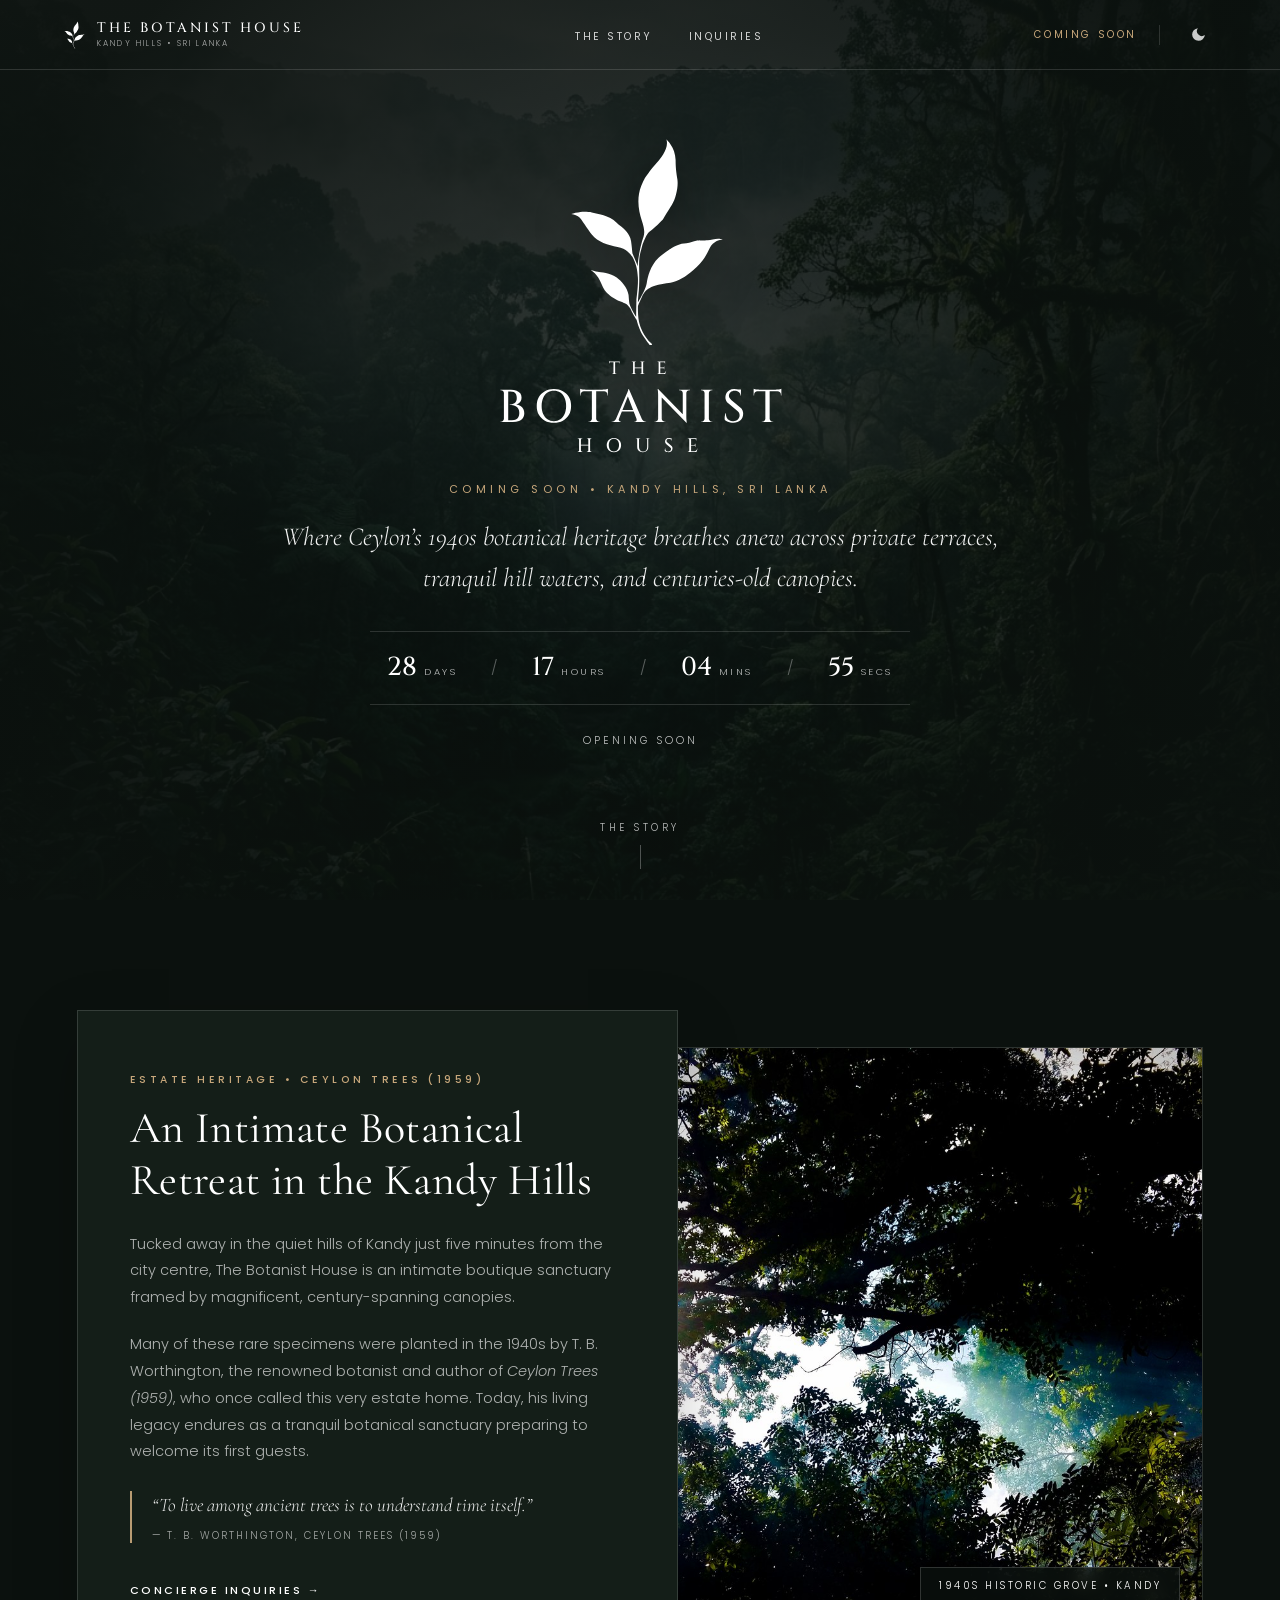
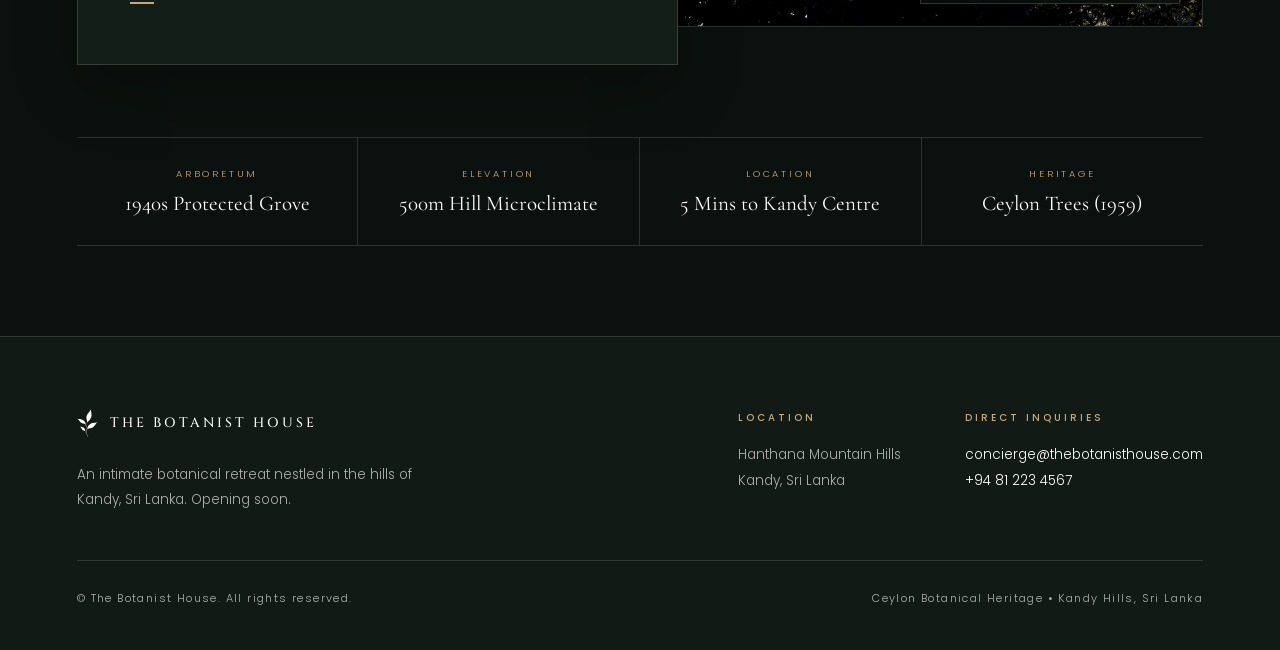
<file: index.html>
<!DOCTYPE html>
<html lang="en">
<head>
    <meta charset="UTF-8">
    <meta name="viewport" content="width=device-width, initial-scale=1.0">
    <title>The Botanist House — Coming Soon | Kandy, Sri Lanka</title>

    <!-- Favicon: Official Leaf Emblem Icon (Scalable SVG & High-Res PNG) -->
    <link rel="icon" type="image/svg+xml" href="assets/botanist/favicon.svg">
    <link rel="icon" type="image/png" sizes="32x32" href="assets/botanist/favicon-32x32.png">
    <link rel="icon" type="image/png" sizes="192x192" href="assets/botanist/favicon-192x192.png">
    <link rel="apple-touch-icon" href="assets/botanist/apple-touch-icon.png">

    <!-- Google Fonts: Cormorant Garamond & Poppins -->
    <link rel="preconnect" href="https://fonts.googleapis.com">
    <link rel="preconnect" href="https://fonts.gstatic.com" crossorigin>
    <link href="https://fonts.googleapis.com/css2?family=Cormorant+Garamond:ital,wght@0,300;0,400;0,500;0,600;1,300;1,400;1,500&family=Poppins:wght@200;300;400;500&display=swap" rel="stylesheet">

    <style>
        /* Official Brand Fonts */
        @font-face {
            font-family: 'Cinzel';
            src: url('assets/fonts/Cinzel-Medium.ttf') format('truetype');
            font-weight: 500;
            font-style: normal;
        }

        :root {
            /* Brand Palette */
            --botanist-green: #1e421b;
            --botanist-green-light: #285424;
            --accent-gold: #c7a77b;

            /* Dark Theme (Nocturne Canopy - Default) */
            --dark-bg: #0b110e;
            --dark-text: #ffffff;
            --dark-text-muted: rgba(255, 255, 255, 0.66);
            --dark-border: rgba(255, 255, 255, 0.14);
            --dark-surface: #121a15;
            --dark-card-bg: #141e18;

            /* Light Theme (Archival Parchment) */
            --light-bg: #f7f3eb;
            --light-text: #1b261d;
            --light-text-muted: rgba(27, 38, 29, 0.72);
            --light-border: rgba(30, 66, 27, 0.16);
            --light-surface: #ffffff;
            --light-card-bg: #ffffff;

            /* Dynamic Theme Tokens */
            --bg: var(--dark-bg);
            --text: var(--dark-text);
            --text-muted: var(--dark-text-muted);
            --border: var(--dark-border);
            --surface: var(--dark-surface);
            --card-bg: var(--dark-card-bg);

            /* Typography */
            --font-display: 'Cinzel', 'Cormorant Garamond', Georgia, serif;
            --font-serif: 'Cormorant Garamond', Georgia, serif;
            --font-sans: 'Poppins', -apple-system, BlinkMacSystemFont, sans-serif;

            --transition: all 0.4s cubic-bezier(0.16, 1, 0.3, 1);
        }

        body.theme-light {
            --bg: var(--light-bg);
            --text: var(--light-text);
            --text-muted: var(--light-text-muted);
            --border: var(--light-border);
            --surface: var(--light-surface);
            --card-bg: var(--light-card-bg);
        }

        * {
            box-sizing: border-box;
            margin: 0;
            padding: 0;
            -webkit-font-smoothing: antialiased;
        }

        html {
            scroll-behavior: smooth;
        }

        body {
            background-color: var(--bg);
            color: var(--text);
            font-family: var(--font-sans);
            font-weight: 300;
            line-height: 1.7;
            overflow-x: hidden;
            transition: background-color 0.5s ease, color 0.5s ease;
        }

        /* -------------------------------------------------------------
           EDITORIAL SIGNATURE: EXPANDING UNDERLINE LINK
        ------------------------------------------------------------- */
        .common-link {
            position: relative;
            width: fit-content;
            display: inline-flex;
            align-items: center;
            font-family: var(--font-sans);
            font-size: 11px;
            line-height: 14px;
            letter-spacing: 2.5px;
            text-transform: uppercase;
            font-weight: 500;
            color: inherit;
            text-decoration: none;
            padding-bottom: 7px;
            cursor: pointer;
            transition: var(--transition);
        }

        .common-link::after {
            content: "";
            position: absolute;
            background-color: var(--accent-gold);
            height: 1.5px;
            width: 24px;
            bottom: 0;
            left: 0;
            transition: width 0.4s ease-in-out;
        }

        body.theme-light .common-link::after {
            background-color: var(--botanist-green);
        }

        .common-link:hover {
            color: var(--accent-gold);
        }

        body.theme-light .common-link:hover {
            color: var(--botanist-green);
        }

        .common-link:hover::after {
            width: 100%;
        }

        /* -------------------------------------------------------------
           MINIMALIST CLEAR TRANSPARENT HEADER
        ------------------------------------------------------------- */
        header.site-header {
            position: fixed;
            top: 0;
            left: 0;
            width: 100%;
            height: 70px;
            display: flex;
            align-items: center;
            justify-content: space-between;
            padding: 0 5%;
            background: transparent;
            border-bottom: 1px solid rgba(255, 255, 255, 0.14);
            z-index: 100;
            transition: background-color 0.4s ease, border-color 0.4s ease, backdrop-filter 0.4s ease;
        }

        body.theme-light header.site-header {
            border-bottom-color: rgba(30, 66, 27, 0.14);
        }

        header.site-header.scrolled {
            background: rgba(11, 17, 14, 0.92);
            backdrop-filter: blur(14px);
            -webkit-backdrop-filter: blur(14px);
            border-bottom-color: rgba(255, 255, 255, 0.12);
        }

        body.theme-light header.site-header.scrolled {
            background: rgba(247, 243, 235, 0.94);
            border-bottom-color: rgba(30, 66, 27, 0.15);
        }

        .site-logo {
            display: inline-flex;
            align-items: center;
            gap: 12px;
            text-decoration: none;
            color: var(--text);
            transition: var(--transition);
        }

        .site-logo-icon {
            height: 28px;
            width: auto;
            display: block;
        }

        .site-logo-text {
            display: flex;
            flex-direction: column;
            line-height: 1.15;
        }

        .site-logo-title {
            font-family: var(--font-display);
            font-size: 13.5px;
            letter-spacing: 3px;
            text-transform: uppercase;
            font-weight: 500;
        }

        .site-logo-sub {
            font-size: 8px;
            letter-spacing: 2.2px;
            text-transform: uppercase;
            opacity: 0.65;
            margin-top: 2px;
        }

        .header-nav-links {
            display: flex;
            align-items: center;
            gap: 36px;
            list-style: none;
        }

        .header-nav-links a {
            font-size: 10.5px;
            letter-spacing: 2.5px;
            text-transform: uppercase;
            font-weight: 400;
            color: inherit;
            text-decoration: none;
            opacity: 0.8;
            transition: var(--transition);
        }

        .header-nav-links a:hover {
            opacity: 1;
            color: var(--accent-gold);
        }

        body.theme-light .header-nav-links a:hover {
            color: var(--botanist-green);
        }

        .header-right {
            display: flex;
            align-items: center;
            gap: 22px;
        }

        .header-opening-note {
            font-size: 10px;
            letter-spacing: 2.6px;
            text-transform: uppercase;
            color: var(--accent-gold);
            font-weight: 400;
        }

        body.theme-light .header-opening-note {
            color: var(--botanist-green);
        }

        .header-divider {
            width: 1px;
            height: 20px;
            background: var(--border);
        }

        .theme-btn {
            background: none;
            border: none;
            color: inherit;
            cursor: pointer;
            width: 34px;
            height: 34px;
            display: inline-flex;
            align-items: center;
            justify-content: center;
            opacity: 0.78;
            transition: var(--transition);
        }

        .theme-btn:hover {
            opacity: 1;
            color: var(--accent-gold);
        }

        body.theme-light .theme-btn:hover {
            color: var(--botanist-green);
        }

        .theme-btn svg {
            width: 17px;
            height: 17px;
            fill: currentColor;
        }

        /* -------------------------------------------------------------
           HERO VIEWPORT (Full-Bleed Serene Coming Soon)
        ------------------------------------------------------------- */
        .hero {
            position: relative;
            min-height: 100vh;
            min-height: 100dvh;
            display: flex;
            flex-direction: column;
            justify-content: space-between;
            align-items: center;
            padding: clamp(86px, 11vh, 115px) 6% clamp(24px, 3.5vh, 38px);
            text-align: center;
            overflow: hidden;
        }

        .hero-bg {
            position: absolute;
            inset: 0;
            background-image: url('assets/images/botanist/hero-forest-canopy.jpg');
            background-size: cover;
            background-position: center center;
            opacity: 0.44;
            z-index: 1;
            filter: contrast(104%) saturate(92%);
            animation: gentleBreath 28s infinite alternate ease-in-out;
        }

        body.theme-light .hero-bg {
            opacity: 0.22;
            mix-blend-mode: multiply;
        }

        @keyframes gentleBreath {
            0% { transform: scale(1.0); }
            100% { transform: scale(1.05); }
        }

        .hero-vignette {
            position: absolute;
            inset: 0;
            z-index: 2;
            pointer-events: none;
        }

        body.theme-dark .hero-vignette {
            background: radial-gradient(circle at center, rgba(11, 17, 14, 0.52) 0%, rgba(11, 17, 14, 0.94) 84%);
        }

        body.theme-light .hero-vignette {
            background: radial-gradient(circle at center, rgba(247, 243, 235, 0.62) 0%, rgba(247, 243, 235, 0.96) 84%);
        }

        .hero-spacer-top {
            height: 1px;
            width: 100%;
            visibility: hidden;
        }

        .hero-center {
            position: relative;
            z-index: 10;
            max-width: 820px;
            width: 100%;
            margin: auto 0;
            display: flex;
            flex-direction: column;
            align-items: center;
        }

        .hero-logo-box {
            width: clamp(210px, 23vw, 290px);
            margin-bottom: clamp(16px, 2.4vh, 26px);
        }

        .hero-logo-img {
            width: 100%;
            height: auto;
            display: block;
            filter: drop-shadow(0 8px 24px rgba(0, 0, 0, 0.32));
        }

        body.theme-light .hero-logo-img {
            filter: none;
        }

        .hero-eyebrow {
            font-size: 11px;
            letter-spacing: 4.5px;
            text-transform: uppercase;
            color: var(--accent-gold);
            font-weight: 400;
            margin-bottom: clamp(14px, 2vh, 20px);
        }

        body.theme-light .hero-eyebrow {
            color: var(--botanist-green);
        }

        .hero-lead-quote {
            font-family: var(--font-serif);
            font-size: clamp(20px, 2.3vw, 26px);
            font-style: italic;
            font-weight: 300;
            line-height: 1.58;
            max-width: 720px;
            margin-bottom: clamp(24px, 3.6vh, 36px);
            opacity: 0.94;
        }

        /* Hairline Countdown Strip */
        .countdown-strip {
            display: flex;
            align-items: center;
            justify-content: center;
            gap: clamp(16px, 3vw, 34px);
            padding: 14px 0;
            border-top: 1px solid var(--border);
            border-bottom: 1px solid var(--border);
            width: 100%;
            max-width: 540px;
            margin-bottom: clamp(22px, 3vh, 30px);
        }

        .countdown-item {
            display: flex;
            align-items: baseline;
            gap: 7px;
        }

        .countdown-val {
            font-family: var(--font-display);
            font-size: clamp(20px, 2.2vw, 26px);
            font-weight: 500;
            color: inherit;
        }

        body.theme-light .countdown-val {
            color: var(--botanist-green);
        }

        .countdown-name {
            font-size: 9.5px;
            letter-spacing: 2.5px;
            text-transform: uppercase;
            opacity: 0.7;
        }

        .countdown-divider {
            opacity: 0.32;
            font-size: 15px;
        }

        .hero-status-line {
            font-size: 10.5px;
            letter-spacing: 3px;
            text-transform: uppercase;
            opacity: 0.74;
        }

        /* Bottom Scroll Cue */
        .hero-footer {
            position: relative;
            z-index: 10;
            padding-top: clamp(18px, 3vh, 30px);
        }

        .hero-scroll-cue {
            display: inline-flex;
            flex-direction: column;
            align-items: center;
            gap: 9px;
            font-size: 10px;
            letter-spacing: 3.5px;
            text-transform: uppercase;
            opacity: 0.7;
            text-decoration: none;
            color: inherit;
            transition: opacity 0.3s ease, transform 0.3s ease;
        }

        .hero-scroll-cue:hover {
            opacity: 1;
            transform: translateY(3px);
        }

        .scroll-cue-indicator {
            width: 1px;
            height: 24px;
            background: currentColor;
            opacity: 0.4;
            position: relative;
            overflow: hidden;
        }

        .scroll-cue-indicator::after {
            content: '';
            position: absolute;
            top: 0;
            left: 0;
            width: 100%;
            height: 100%;
            background: currentColor;
            animation: scrollLineDrop 2.4s infinite ease-in-out;
        }

        @keyframes scrollLineDrop {
            0% { transform: translateY(-100%); }
            55%, 100% { transform: translateY(100%); }
        }

        /* -------------------------------------------------------------
           ESTATE HERITAGE SECTION (Asymmetric Editorial Card + Photo)
        ------------------------------------------------------------- */
        .estate-story {
            padding: 110px 6% 90px;
            position: relative;
            background-color: var(--bg);
        }

        .story-inner {
            max-width: 1220px;
            margin: 0 auto;
            display: grid;
            grid-template-columns: 1fr 1.12fr;
            align-items: center;
        }

        .story-card {
            background-color: var(--card-bg);
            border: 1px solid var(--border);
            padding: 60px 52px;
            z-index: 5;
            margin-right: -70px;
            box-shadow: 0 24px 60px rgba(0, 0, 0, 0.22);
        }

        body.theme-light .story-card {
            box-shadow: 0 24px 60px rgba(30, 66, 27, 0.08);
        }

        .section-eyebrow {
            font-size: 10.5px;
            letter-spacing: 3.5px;
            text-transform: uppercase;
            color: var(--accent-gold);
            font-weight: 500;
            margin-bottom: 14px;
            display: block;
        }

        body.theme-light .section-eyebrow {
            color: var(--botanist-green);
        }

        .section-title {
            font-family: var(--font-serif);
            font-size: clamp(30px, 3.6vw, 44px);
            font-weight: 400;
            line-height: 1.18;
            margin-bottom: 24px;
            letter-spacing: 0.4px;
        }

        .section-description {
            font-size: 14.5px;
            line-height: 1.85;
            color: var(--text-muted);
            margin-bottom: 20px;
        }

        .worthington-quote {
            border-left: 2px solid var(--accent-gold);
            padding-left: 20px;
            margin: 26px 0 32px;
            font-family: var(--font-serif);
            font-size: 19px;
            font-style: italic;
            line-height: 1.5;
            opacity: 0.92;
        }

        .worthington-quote cite {
            display: block;
            font-family: var(--font-sans);
            font-size: 10px;
            letter-spacing: 2px;
            text-transform: uppercase;
            margin-top: 8px;
            opacity: 0.65;
            font-style: normal;
        }

        .story-image-wrap {
            position: relative;
            width: 100%;
            height: 580px;
            overflow: hidden;
            border: 1px solid var(--border);
        }

        .story-image-wrap img {
            width: 100%;
            height: 100%;
            object-fit: cover;
            display: block;
            transition: transform 0.9s ease;
        }

        .story-image-wrap:hover img {
            transform: scale(1.03);
        }

        .image-caption-tag {
            position: absolute;
            bottom: 22px;
            right: 22px;
            background: rgba(11, 17, 14, 0.8);
            backdrop-filter: blur(8px);
            color: #ffffff;
            padding: 9px 18px;
            font-size: 10px;
            letter-spacing: 2.5px;
            text-transform: uppercase;
            border: 1px solid rgba(255, 255, 255, 0.16);
        }

        /* Minimal 4-Point Coordinates Strip */
        .coordinates-strip {
            max-width: 1220px;
            margin: 72px auto 0;
            display: grid;
            grid-template-columns: repeat(4, 1fr);
            border-top: 1px solid var(--border);
            border-bottom: 1px solid var(--border);
        }

        .coord-item {
            padding: 28px 24px;
            border-right: 1px solid var(--border);
            text-align: center;
        }

        .coord-item:last-child {
            border-right: none;
        }

        .coord-label {
            font-size: 9.5px;
            letter-spacing: 2.8px;
            text-transform: uppercase;
            color: var(--accent-gold);
            margin-bottom: 8px;
            display: block;
        }

        body.theme-light .coord-label {
            color: var(--botanist-green);
        }

        .coord-value {
            font-family: var(--font-serif);
            font-size: 21px;
            font-weight: 400;
            line-height: 1.3;
        }

        /* -------------------------------------------------------------
           MINIMALIST FOOTER
        ------------------------------------------------------------- */
        footer.estate-footer {
            padding: 72px 6% 42px;
            background-color: var(--surface);
            border-top: 1px solid var(--border);
        }

        .footer-main {
            max-width: 1220px;
            margin: 0 auto;
            display: flex;
            justify-content: space-between;
            align-items: flex-start;
            gap: 48px;
            padding-bottom: 48px;
            border-bottom: 1px solid var(--border);
            flex-wrap: wrap;
        }

        .footer-brand {
            max-width: 380px;
        }

        .footer-tagline {
            font-size: 13.5px;
            color: var(--text-muted);
            line-height: 1.8;
            margin-top: 18px;
        }

        .footer-contact {
            display: flex;
            gap: 64px;
            flex-wrap: wrap;
        }

        .footer-col-title {
            font-size: 10px;
            letter-spacing: 3px;
            text-transform: uppercase;
            color: var(--accent-gold);
            font-weight: 500;
            margin-bottom: 16px;
        }

        body.theme-light .footer-col-title {
            color: var(--botanist-green);
        }

        .footer-info {
            font-size: 13.5px;
            color: var(--text-muted);
            line-height: 1.9;
        }

        .footer-info a {
            color: var(--text);
            text-decoration: none;
            transition: var(--transition);
        }

        .footer-info a:hover {
            color: var(--accent-gold);
        }

        body.theme-light .footer-info a:hover {
            color: var(--botanist-green);
        }

        .footer-bottom {
            max-width: 1220px;
            margin: 28px auto 0;
            display: flex;
            justify-content: space-between;
            align-items: center;
            flex-wrap: wrap;
            gap: 14px;
            font-size: 11px;
            letter-spacing: 1.4px;
            color: var(--text-muted);
        }

        /* -------------------------------------------------------------
           RESPONSIVE BREAKPOINTS
        ------------------------------------------------------------- */
        @media (max-width: 991px) {
            .header-nav-links,
            .header-opening-note,
            .header-divider {
                display: none;
            }

            .story-inner {
                grid-template-columns: 1fr;
            }

            .story-card {
                margin-right: 0;
                margin-bottom: -44px;
                padding: 42px 30px;
            }

            .story-image-wrap {
                height: 400px;
            }

            .coordinates-strip {
                grid-template-columns: repeat(2, 1fr);
            }

            .coord-item:nth-child(2) {
                border-right: none;
            }

            .coord-item:nth-child(1),
            .coord-item:nth-child(2) {
                border-bottom: 1px solid var(--border);
            }
        }

        @media (max-width: 600px) {
            header.site-header {
                height: 62px;
                padding: 0 5%;
            }

            .site-logo-icon {
                height: 24px;
            }

            .site-logo-title {
                font-size: 11.5px;
                letter-spacing: 2.2px;
            }

            .site-logo-sub {
                display: none;
            }

            .hero {
                padding: 80px 6% 24px;
            }

            .hero-logo-box {
                width: 190px;
            }

            .hero-eyebrow {
                font-size: 9.5px;
                letter-spacing: 3px;
            }

            .hero-lead-quote {
                font-size: 19px;
                line-height: 1.5;
            }

            .countdown-strip {
                gap: 10px;
                padding: 12px 0;
            }

            .countdown-item {
                flex-direction: column;
                align-items: center;
                gap: 2px;
            }

            .countdown-val {
                font-size: 20px;
            }

            .countdown-name {
                font-size: 8.5px;
                letter-spacing: 1.8px;
            }

            .estate-story {
                padding: 72px 5% 64px;
            }

            .story-card {
                margin-bottom: 0;
                padding: 34px 24px;
            }

            .story-image-wrap {
                height: 300px;
                margin-top: 24px;
            }

            .coordinates-strip {
                grid-template-columns: 1fr;
                margin-top: 48px;
            }

            .coord-item {
                border-right: none;
                border-bottom: 1px solid var(--border);
                padding: 20px 16px;
            }

            .coord-item:last-child {
                border-bottom: none;
            }

            .footer-contact {
                gap: 32px;
            }

            .footer-bottom {
                flex-direction: column;
                text-align: center;
            }
        }
    </style>
</head>
<body class="theme-dark">

    <!-- MINIMALIST CLEAR TRANSPARENT HEADER -->
    <header class="site-header" id="siteHeader">
        <a href="#top" class="site-logo">
            <img id="navLogo" class="site-logo-icon" src="assets/botanist/botanist-emblem-white.svg" alt="The Botanist House">
            <span class="site-logo-text">
                <span class="site-logo-title">The Botanist House</span>
                <span class="site-logo-sub">Kandy Hills &bull; Sri Lanka</span>
            </span>
        </a>

        <ul class="header-nav-links">
            <li><a href="#story">The Story</a></li>
            <li><a href="#contact">Inquiries</a></li>
        </ul>

        <div class="header-right">
            <span class="header-opening-note">Coming Soon</span>
            <span class="header-divider" aria-hidden="true"></span>
            <button class="theme-btn" id="themeToggle" onclick="toggleTheme()" aria-label="Toggle Light/Dark Mode" title="Switch Theme">
                <svg id="themeIcon" viewBox="0 0 24 24">
                    <path d="M21 12.79A9 9 0 1 1 11.21 3 7 7 0 0 0 21 12.79z"></path>
                </svg>
            </button>
        </div>
    </header>

    <!-- HERO: SERENE COMING SOON LANDING VIEWPORT -->
    <section class="hero" id="top">
        <div class="hero-bg" aria-hidden="true"></div>
        <div class="hero-vignette" aria-hidden="true"></div>

        <div class="hero-spacer-top" aria-hidden="true"></div>

        <div class="hero-center">
            <div class="hero-logo-box">
                <img id="heroLogo" class="hero-logo-img" src="assets/botanist/botanist-logo-white.svg" alt="The Botanist House Logo">
            </div>

            <div class="hero-eyebrow">Coming Soon &bull; Kandy Hills, Sri Lanka</div>

            <p class="hero-lead-quote">
                Where Ceylon’s 1940s botanical heritage breathes anew across private terraces, tranquil hill waters, and centuries-old canopies.
            </p>

            <!-- Hairline Countdown -->
            <div class="countdown-strip" aria-label="Countdown to Opening">
                <div class="countdown-item">
                    <span class="countdown-val" id="days">00</span>
                    <span class="countdown-name">Days</span>
                </div>
                <span class="countdown-divider">/</span>
                <div class="countdown-item">
                    <span class="countdown-val" id="hours">00</span>
                    <span class="countdown-name">Hours</span>
                </div>
                <span class="countdown-divider">/</span>
                <div class="countdown-item">
                    <span class="countdown-val" id="minutes">00</span>
                    <span class="countdown-name">Mins</span>
                </div>
                <span class="countdown-divider">/</span>
                <div class="countdown-item">
                    <span class="countdown-val" id="seconds">00</span>
                    <span class="countdown-name">Secs</span>
                </div>
            </div>

            <div class="hero-status-line">Opening Soon</div>
        </div>

        <div class="hero-footer">
            <a href="#story" class="hero-scroll-cue" aria-label="Scroll to The Worthington Story">
                <span>The Story</span>
                <span class="scroll-cue-indicator"></span>
            </a>
        </div>
    </section>

    <!-- BRIEF ESTATE HERITAGE SECTION -->
    <section class="estate-story" id="story">
        <div class="story-inner">
            <div class="story-card">
                <span class="section-eyebrow">Estate Heritage &bull; Ceylon Trees (1959)</span>
                <h2 class="section-title">An Intimate Botanical Retreat in the Kandy Hills</h2>
                <p class="section-description">
                    Tucked away in the quiet hills of Kandy just five minutes from the city centre, The Botanist House is an intimate boutique sanctuary framed by magnificent, century-spanning canopies.
                </p>
                <p class="section-description">
                    Many of these rare specimens were planted in the 1940s by T. B. Worthington, the renowned botanist and author of <em>Ceylon Trees (1959)</em>, who once called this very estate home. Today, his living legacy endures as a tranquil botanical sanctuary preparing to welcome its first guests.
                </p>
                <blockquote class="worthington-quote">
                    &ldquo;To live among ancient trees is to understand time itself.&rdquo;
                    <cite>&mdash; T. B. Worthington, Ceylon Trees (1959)</cite>
                </blockquote>
                <a href="mailto:concierge@thebotanisthouse.com" class="common-link">CONCIERGE INQUIRIES &rarr;</a>
            </div>

            <div class="story-image-wrap">
                <img src="assets/images/botanist/worthington-canopy-feature.jpg" alt="Ancient 1940s Worthington tree canopy in Kandy">
                <span class="image-caption-tag">1940s Historic Grove &bull; Kandy</span>
            </div>
        </div>

        <!-- Subtle 4-Column Architectural Coordinates -->
        <div class="coordinates-strip">
            <div class="coord-item">
                <span class="coord-label">Arboretum</span>
                <div class="coord-value">1940s Protected Grove</div>
            </div>
            <div class="coord-item">
                <span class="coord-label">Elevation</span>
                <div class="coord-value">500m Hill Microclimate</div>
            </div>
            <div class="coord-item">
                <span class="coord-label">Location</span>
                <div class="coord-value">5 Mins to Kandy Centre</div>
            </div>
            <div class="coord-item">
                <span class="coord-label">Heritage</span>
                <div class="coord-value">Ceylon Trees (1959)</div>
            </div>
        </div>
    </section>

    <!-- MINIMALIST FOOTER -->
    <footer class="estate-footer" id="contact">
        <div class="footer-main">
            <div class="footer-brand">
                <a href="#top" class="site-logo">
                    <img id="footerLogo" class="site-logo-icon" src="assets/botanist/botanist-emblem-white.svg" alt="The Botanist House">
                    <span class="site-logo-title">The Botanist House</span>
                </a>
                <p class="footer-tagline">
                    An intimate botanical retreat nestled in the hills of Kandy, Sri Lanka. Opening soon.
                </p>
            </div>

            <div class="footer-contact">
                <div>
                    <h4 class="footer-col-title">Location</h4>
                    <div class="footer-info">
                        Hanthana Mountain Hills<br>
                        Kandy, Sri Lanka
                    </div>
                </div>
                <div>
                    <h4 class="footer-col-title">Direct Inquiries</h4>
                    <div class="footer-info">
                        <a href="mailto:concierge@thebotanisthouse.com">concierge@thebotanisthouse.com</a><br>
                        <a href="tel:+94812234567">+94 81 223 4567</a>
                    </div>
                </div>
            </div>
        </div>

        <div class="footer-bottom">
            <div>&copy; The Botanist House. All rights reserved.</div>
            <div>Ceylon Botanical Heritage &bull; Kandy Hills, Sri Lanka</div>
        </div>
    </footer>

    <script>
        // 1. Countdown to Planned Opening (January 3, 2027, Sri Lanka Standard Time)
        const openingDate = new Date('2027-01-03T00:00:00+05:30').getTime();

        function updateCountdown() {
            const now = new Date().getTime();
            const diff = openingDate - now;

            if (diff > 0) {
                const d = Math.floor(diff / (1000 * 60 * 60 * 24));
                const h = Math.floor((diff % (1000 * 60 * 60 * 24)) / (1000 * 60 * 60));
                const m = Math.floor((diff % (1000 * 60 * 60)) / (1000 * 60));
                const s = Math.floor((diff % (1000 * 60)) / 1000);

                document.getElementById('days').textContent = String(d).padStart(2, '0');
                document.getElementById('hours').textContent = String(h).padStart(2, '0');
                document.getElementById('minutes').textContent = String(m).padStart(2, '0');
                document.getElementById('seconds').textContent = String(s).padStart(2, '0');
            }
        }
        setInterval(updateCountdown, 1000);
        updateCountdown();

        // 2. Dark / Light Theme Switcher
        function applyTheme(isLight) {
            const body = document.body;
            const navLogo = document.getElementById('navLogo');
            const heroLogo = document.getElementById('heroLogo');
            const footerLogo = document.getElementById('footerLogo');
            const themeIcon = document.getElementById('themeIcon');

            if (isLight) {
                body.classList.remove('theme-dark');
                body.classList.add('theme-light');
                navLogo.src = 'assets/botanist/botanist-emblem-green.svg';
                heroLogo.src = 'assets/botanist/botanist-logo-green.svg';
                footerLogo.src = 'assets/botanist/botanist-emblem-green.svg';
                themeIcon.innerHTML = '<circle cx="12" cy="12" r="5"></circle><line x1="12" y1="1" x2="12" y2="3" stroke="currentColor" stroke-width="2"></line><line x1="12" y1="21" x2="12" y2="23" stroke="currentColor" stroke-width="2"></line><line x1="4.22" y1="4.22" x2="5.64" y2="5.64" stroke="currentColor" stroke-width="2"></line><line x1="18.36" y1="18.36" x2="19.78" y2="19.78" stroke="currentColor" stroke-width="2"></line><line x1="1" y1="12" x2="3" y2="12" stroke="currentColor" stroke-width="2"></line><line x1="21" y1="12" x2="23" y2="12" stroke="currentColor" stroke-width="2"></line><line x1="4.22" y1="19.78" x2="5.64" y2="18.36" stroke="currentColor" stroke-width="2"></line><line x1="18.36" y1="5.64" x2="19.78" y2="4.22" stroke="currentColor" stroke-width="2"></line>';
                localStorage.setItem('botanist_theme', 'light');
            } else {
                body.classList.remove('theme-light');
                body.classList.add('theme-dark');
                navLogo.src = 'assets/botanist/botanist-emblem-white.svg';
                heroLogo.src = 'assets/botanist/botanist-logo-white.svg';
                footerLogo.src = 'assets/botanist/botanist-emblem-white.svg';
                themeIcon.innerHTML = '<path d="M21 12.79A9 9 0 1 1 11.21 3 7 7 0 0 0 21 12.79z"></path>';
                localStorage.setItem('botanist_theme', 'dark');
            }
        }

        function toggleTheme() {
            applyTheme(!document.body.classList.contains('theme-light'));
        }

        const savedTheme = localStorage.getItem('botanist_theme');
        if (savedTheme === 'light') {
            applyTheme(true);
        }

        // 3. Header Scroll Transition
        window.addEventListener('scroll', () => {
            const header = document.getElementById('siteHeader');
            if (window.scrollY > 40) {
                header.classList.add('scrolled');
            } else {
                header.classList.remove('scrolled');
            }
        });
    </script>
</body>
</html>
</file>
